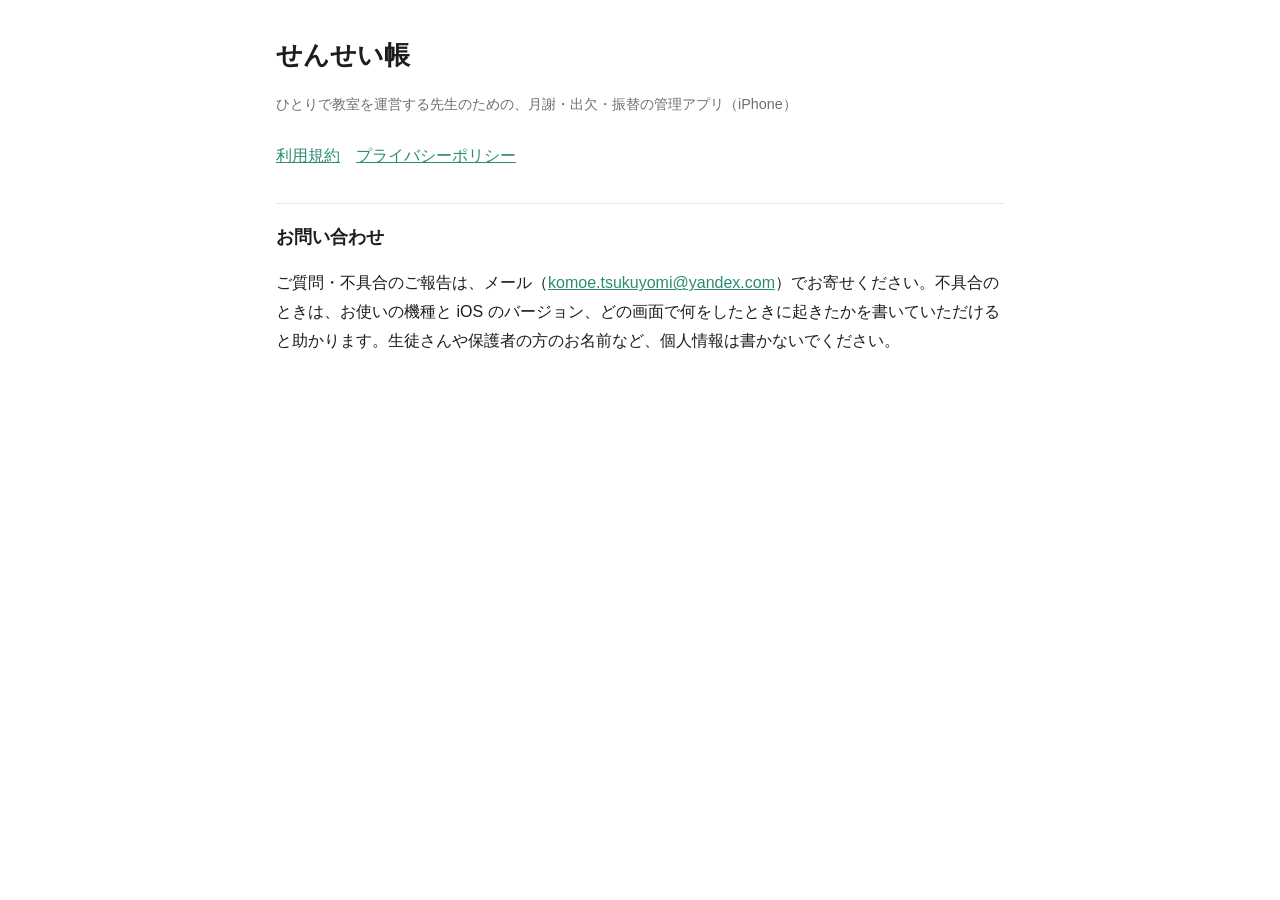
<file: index.html>
<!doctype html>
<html lang="ja">
<head>
<meta charset="utf-8">
<meta name="viewport" content="width=device-width, initial-scale=1">
<title>せんせい帳 サポート</title>
<link rel="stylesheet" href="style.css">
</head>
<body>
<main>
<h1>せんせい帳</h1>
<p class="meta">ひとりで教室を運営する先生のための、月謝・出欠・振替の管理アプリ（iPhone）</p>
<nav><a href="https://www.apple.com/legal/internet-services/itunes/dev/stdeula/">利用規約</a><a href="privacy/">プライバシーポリシー</a></nav>
<h2>お問い合わせ</h2>
<p>ご質問・不具合のご報告は、メール（<a href="mailto:komoe.tsukuyomi@yandex.com?subject=%E3%81%9B%E3%82%93%E3%81%9B%E3%81%84%E5%B8%B3%E3%81%AB%E3%81%A4%E3%81%84%E3%81%A6">komoe.tsukuyomi@yandex.com</a>）でお寄せください。不具合のときは、お使いの機種と iOS のバージョン、どの画面で何をしたときに起きたかを書いていただけると助かります。生徒さんや保護者の方のお名前など、個人情報は書かないでください。</p>
</main>
</body>
</html>
</file>
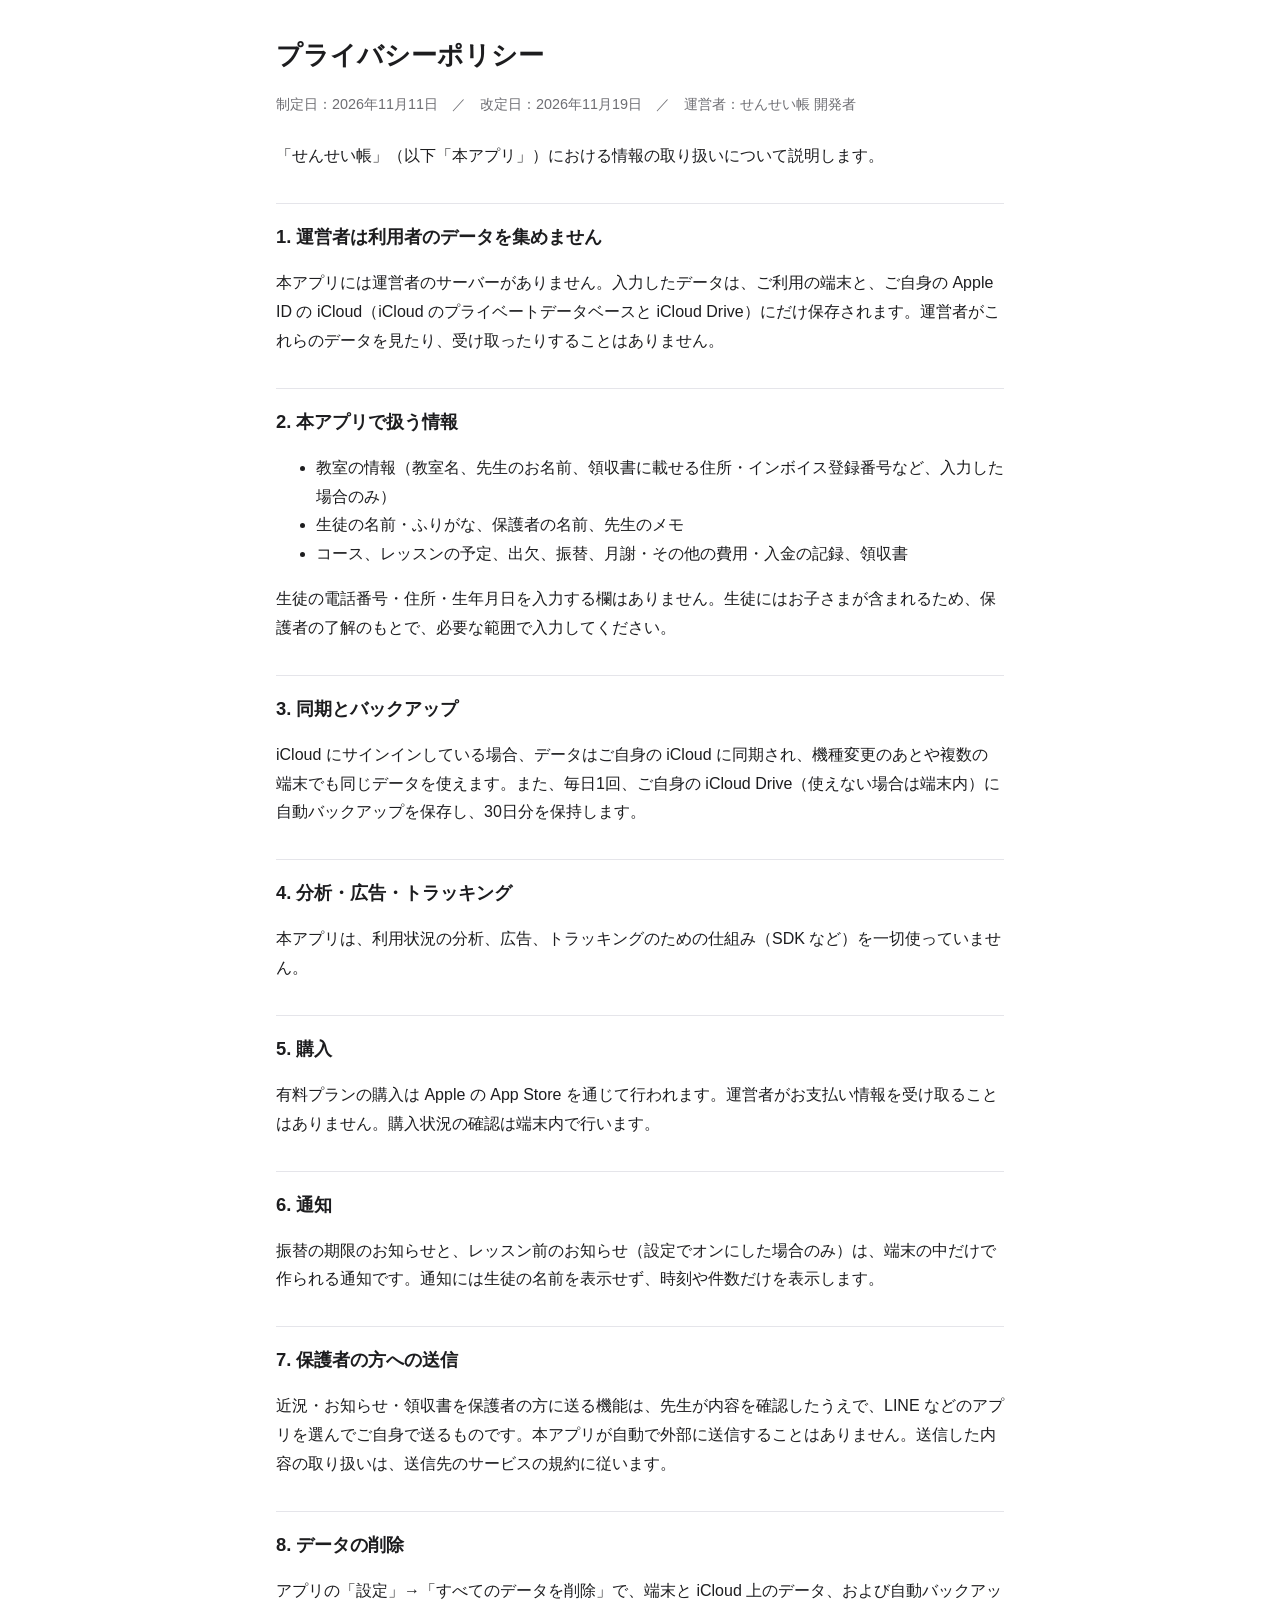
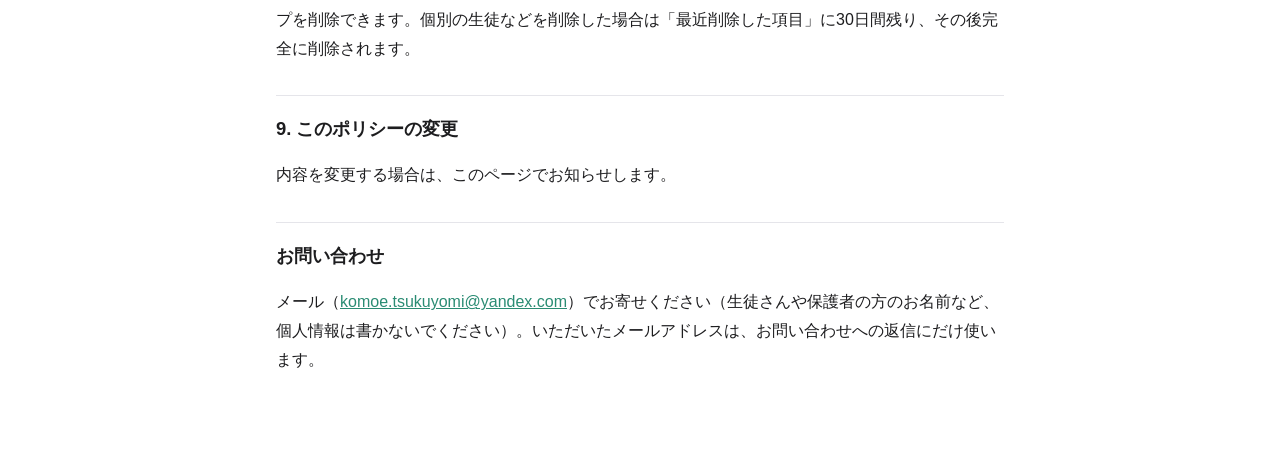
<file: privacy/index.html>
<!doctype html>
<html lang="ja">
<head>
<meta charset="utf-8">
<meta name="viewport" content="width=device-width, initial-scale=1">
<title>プライバシーポリシー｜せんせい帳</title>
<link rel="stylesheet" href="../style.css">
</head>
<body>
<main>
<h1>プライバシーポリシー</h1>
<p class="meta">制定日：2026年11月11日　／　改定日：2026年11月19日　／　運営者：せんせい帳 開発者</p>
<p>「せんせい帳」（以下「本アプリ」）における情報の取り扱いについて説明します。</p>

<h2>1. 運営者は利用者のデータを集めません</h2>
<p>本アプリには運営者のサーバーがありません。入力したデータは、ご利用の端末と、ご自身の Apple ID の iCloud（iCloud のプライベートデータベースと iCloud Drive）にだけ保存されます。運営者がこれらのデータを見たり、受け取ったりすることはありません。</p>

<h2>2. 本アプリで扱う情報</h2>
<ul>
<li>教室の情報（教室名、先生のお名前、領収書に載せる住所・インボイス登録番号など、入力した場合のみ）</li>
<li>生徒の名前・ふりがな、保護者の名前、先生のメモ</li>
<li>コース、レッスンの予定、出欠、振替、月謝・その他の費用・入金の記録、領収書</li>
</ul>
<p>生徒の電話番号・住所・生年月日を入力する欄はありません。生徒にはお子さまが含まれるため、保護者の了解のもとで、必要な範囲で入力してください。</p>

<h2>3. 同期とバックアップ</h2>
<p>iCloud にサインインしている場合、データはご自身の iCloud に同期され、機種変更のあとや複数の端末でも同じデータを使えます。また、毎日1回、ご自身の iCloud Drive（使えない場合は端末内）に自動バックアップを保存し、30日分を保持します。</p>

<h2>4. 分析・広告・トラッキング</h2>
<p>本アプリは、利用状況の分析、広告、トラッキングのための仕組み（SDK など）を一切使っていません。</p>

<h2>5. 購入</h2>
<p>有料プランの購入は Apple の App Store を通じて行われます。運営者がお支払い情報を受け取ることはありません。購入状況の確認は端末内で行います。</p>

<h2>6. 通知</h2>
<p>振替の期限のお知らせと、レッスン前のお知らせ（設定でオンにした場合のみ）は、端末の中だけで作られる通知です。通知には生徒の名前を表示せず、時刻や件数だけを表示します。</p>

<h2>7. 保護者の方への送信</h2>
<p>近況・お知らせ・領収書を保護者の方に送る機能は、先生が内容を確認したうえで、LINE などのアプリを選んでご自身で送るものです。本アプリが自動で外部に送信することはありません。送信した内容の取り扱いは、送信先のサービスの規約に従います。</p>

<h2>8. データの削除</h2>
<p>アプリの「設定」→「すべてのデータを削除」で、端末と iCloud 上のデータ、および自動バックアップを削除できます。個別の生徒などを削除した場合は「最近削除した項目」に30日間残り、その後完全に削除されます。</p>

<h2>9. このポリシーの変更</h2>
<p>内容を変更する場合は、このページでお知らせします。</p>

<h2>お問い合わせ</h2>
<p>メール（<a href="mailto:komoe.tsukuyomi@yandex.com?subject=%E3%81%9B%E3%82%93%E3%81%9B%E3%81%84%E5%B8%B3%E3%81%AB%E3%81%A4%E3%81%84%E3%81%A6">komoe.tsukuyomi@yandex.com</a>）でお寄せください（生徒さんや保護者の方のお名前など、個人情報は書かないでください）。いただいたメールアドレスは、お問い合わせへの返信にだけ使います。</p>
</main>
</body>
</html>
</file>
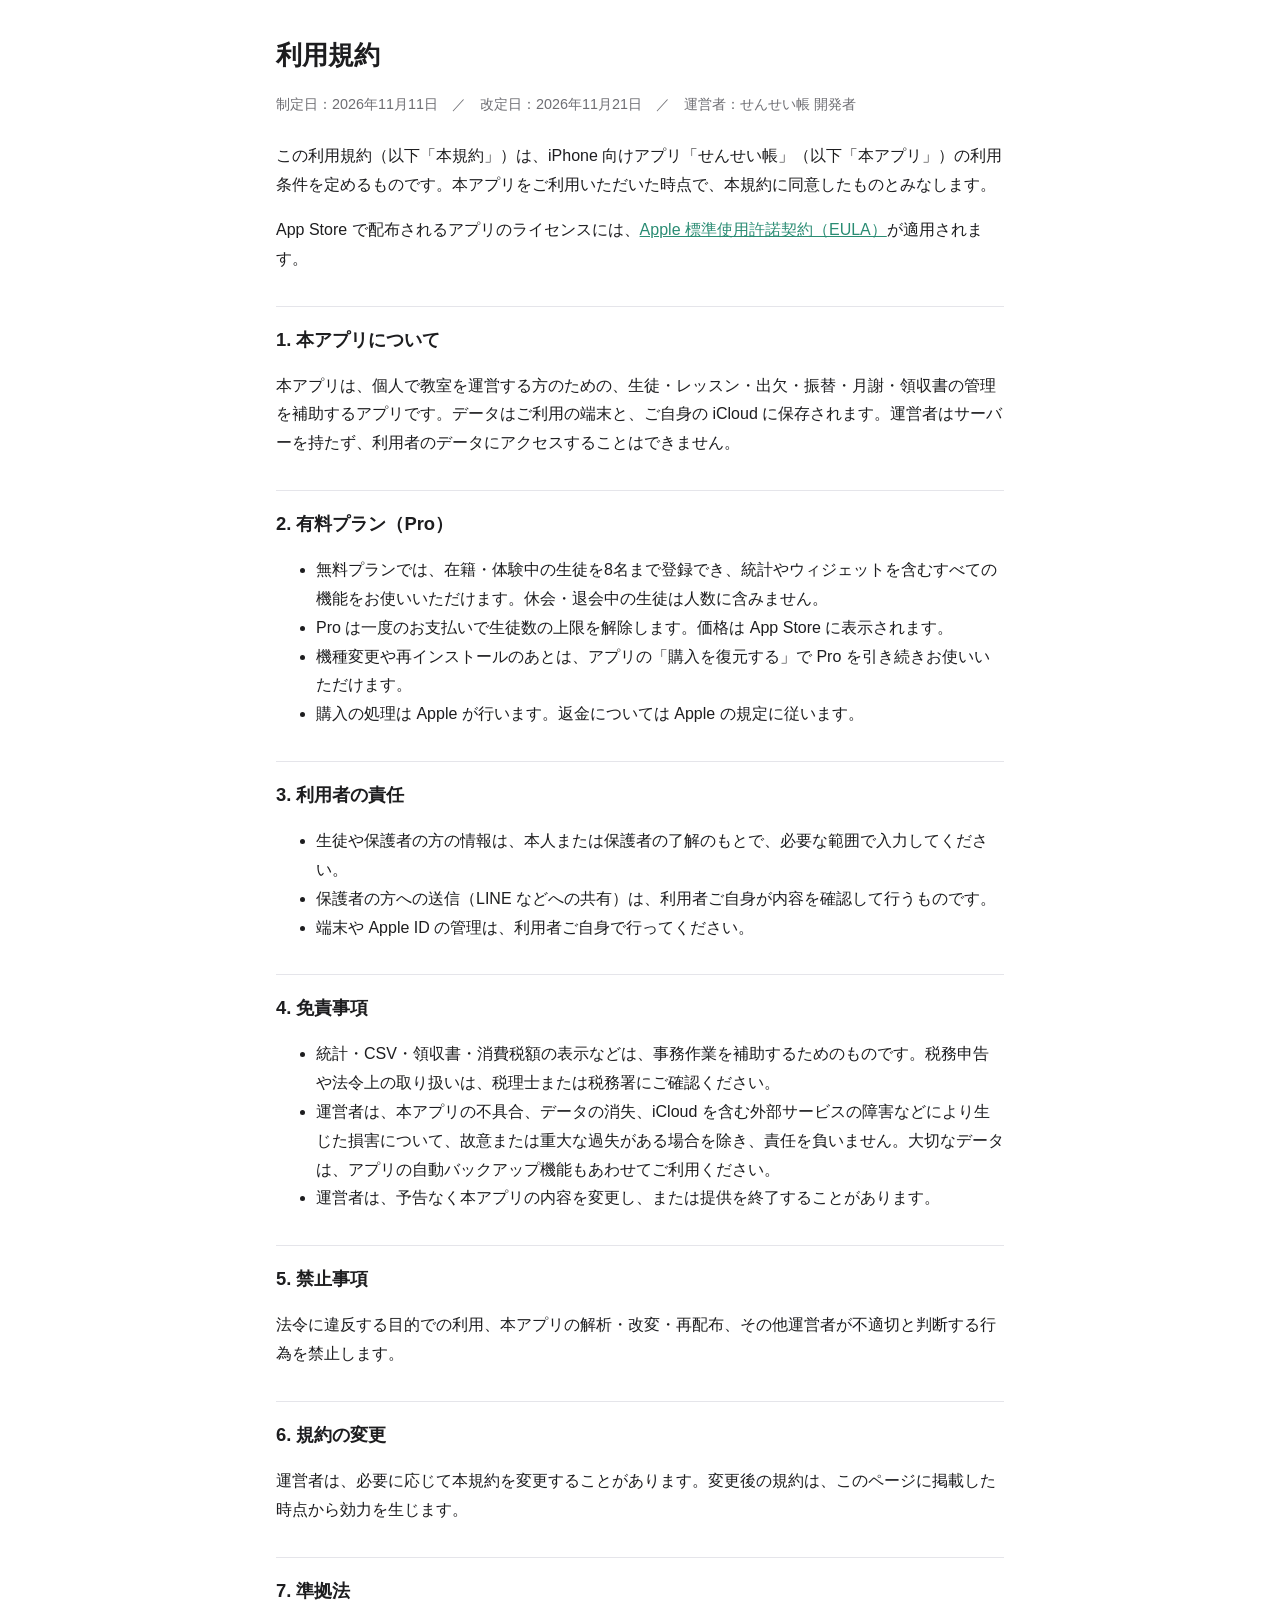
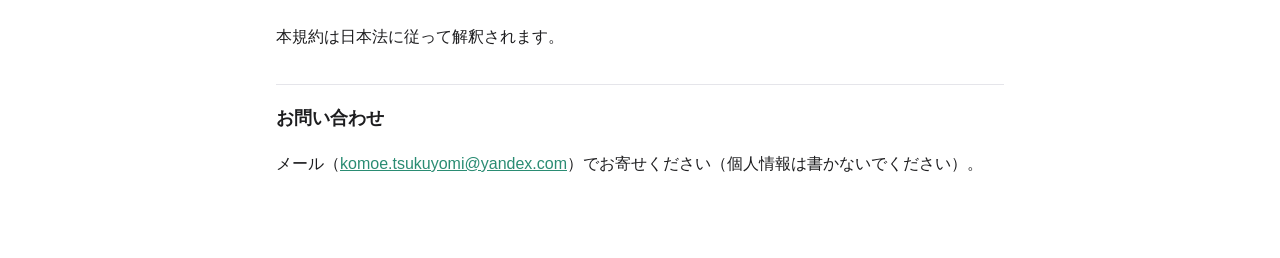
<file: terms/index.html>
<!doctype html>
<html lang="ja">
<head>
<meta charset="utf-8">
<meta name="viewport" content="width=device-width, initial-scale=1">
<title>利用規約｜せんせい帳</title>
<link rel="stylesheet" href="../style.css">
</head>
<body>
<main>
<h1>利用規約</h1>
<p class="meta">制定日：2026年11月11日　／　改定日：2026年11月21日　／　運営者：せんせい帳 開発者</p>
<p>この利用規約（以下「本規約」）は、iPhone 向けアプリ「せんせい帳」（以下「本アプリ」）の利用条件を定めるものです。本アプリをご利用いただいた時点で、本規約に同意したものとみなします。</p>

<p>App Store で配布されるアプリのライセンスには、<a href="https://www.apple.com/legal/internet-services/itunes/dev/stdeula/">Apple 標準使用許諾契約（EULA）</a>が適用されます。</p>

<h2>1. 本アプリについて</h2>
<p>本アプリは、個人で教室を運営する方のための、生徒・レッスン・出欠・振替・月謝・領収書の管理を補助するアプリです。データはご利用の端末と、ご自身の iCloud に保存されます。運営者はサーバーを持たず、利用者のデータにアクセスすることはできません。</p>

<h2>2. 有料プラン（Pro）</h2>
<ul>
<li>無料プランでは、在籍・体験中の生徒を8名まで登録でき、統計やウィジェットを含むすべての機能をお使いいただけます。休会・退会中の生徒は人数に含みません。</li>
<li>Pro は一度のお支払いで生徒数の上限を解除します。価格は App Store に表示されます。</li>
<li>機種変更や再インストールのあとは、アプリの「購入を復元する」で Pro を引き続きお使いいただけます。</li>
<li>購入の処理は Apple が行います。返金については Apple の規定に従います。</li>
</ul>

<h2>3. 利用者の責任</h2>
<ul>
<li>生徒や保護者の方の情報は、本人または保護者の了解のもとで、必要な範囲で入力してください。</li>
<li>保護者の方への送信（LINE などへの共有）は、利用者ご自身が内容を確認して行うものです。</li>
<li>端末や Apple ID の管理は、利用者ご自身で行ってください。</li>
</ul>

<h2>4. 免責事項</h2>
<ul>
<li>統計・CSV・領収書・消費税額の表示などは、事務作業を補助するためのものです。税務申告や法令上の取り扱いは、税理士または税務署にご確認ください。</li>
<li>運営者は、本アプリの不具合、データの消失、iCloud を含む外部サービスの障害などにより生じた損害について、故意または重大な過失がある場合を除き、責任を負いません。大切なデータは、アプリの自動バックアップ機能もあわせてご利用ください。</li>
<li>運営者は、予告なく本アプリの内容を変更し、または提供を終了することがあります。</li>
</ul>

<h2>5. 禁止事項</h2>
<p>法令に違反する目的での利用、本アプリの解析・改変・再配布、その他運営者が不適切と判断する行為を禁止します。</p>

<h2>6. 規約の変更</h2>
<p>運営者は、必要に応じて本規約を変更することがあります。変更後の規約は、このページに掲載した時点から効力を生じます。</p>

<h2>7. 準拠法</h2>
<p>本規約は日本法に従って解釈されます。</p>

<h2>お問い合わせ</h2>
<p>メール（<a href="mailto:komoe.tsukuyomi@yandex.com?subject=%E3%81%9B%E3%82%93%E3%81%9B%E3%81%84%E5%B8%B3%E3%81%AB%E3%81%A4%E3%81%84%E3%81%A6">komoe.tsukuyomi@yandex.com</a>）でお寄せください（個人情報は書かないでください）。</p>
</main>
</body>
</html>
</file>
<file: style.css>
:root { --bg: #ffffff; --text: #1d1d1f; --muted: #6e6e73; --accent: #2a8c73; --rule: #e5e5ea; }
@media (prefers-color-scheme: dark) { :root { --bg: #111113; --text: #f2f2f7; --muted: #a1a1a6; --accent: #5cc8a8; --rule: #2c2c2e; } }
* { box-sizing: border-box; }
body { margin: 0; background: var(--bg); color: var(--text); font-family: -apple-system, "Hiragino Sans", "Noto Sans JP", sans-serif; line-height: 1.8; }
main { max-width: 760px; margin: 0 auto; padding: 32px 16px 64px; }
h1 { font-size: 1.6rem; margin: 0 0 4px; }
h2 { font-size: 1.15rem; margin: 32px 0 8px; padding-top: 16px; border-top: 1px solid var(--rule); }
p, li { font-size: 1rem; }
.meta { color: var(--muted); font-size: 0.9rem; margin-bottom: 24px; }
a { color: var(--accent); }
nav a { margin-right: 16px; }
</file>
